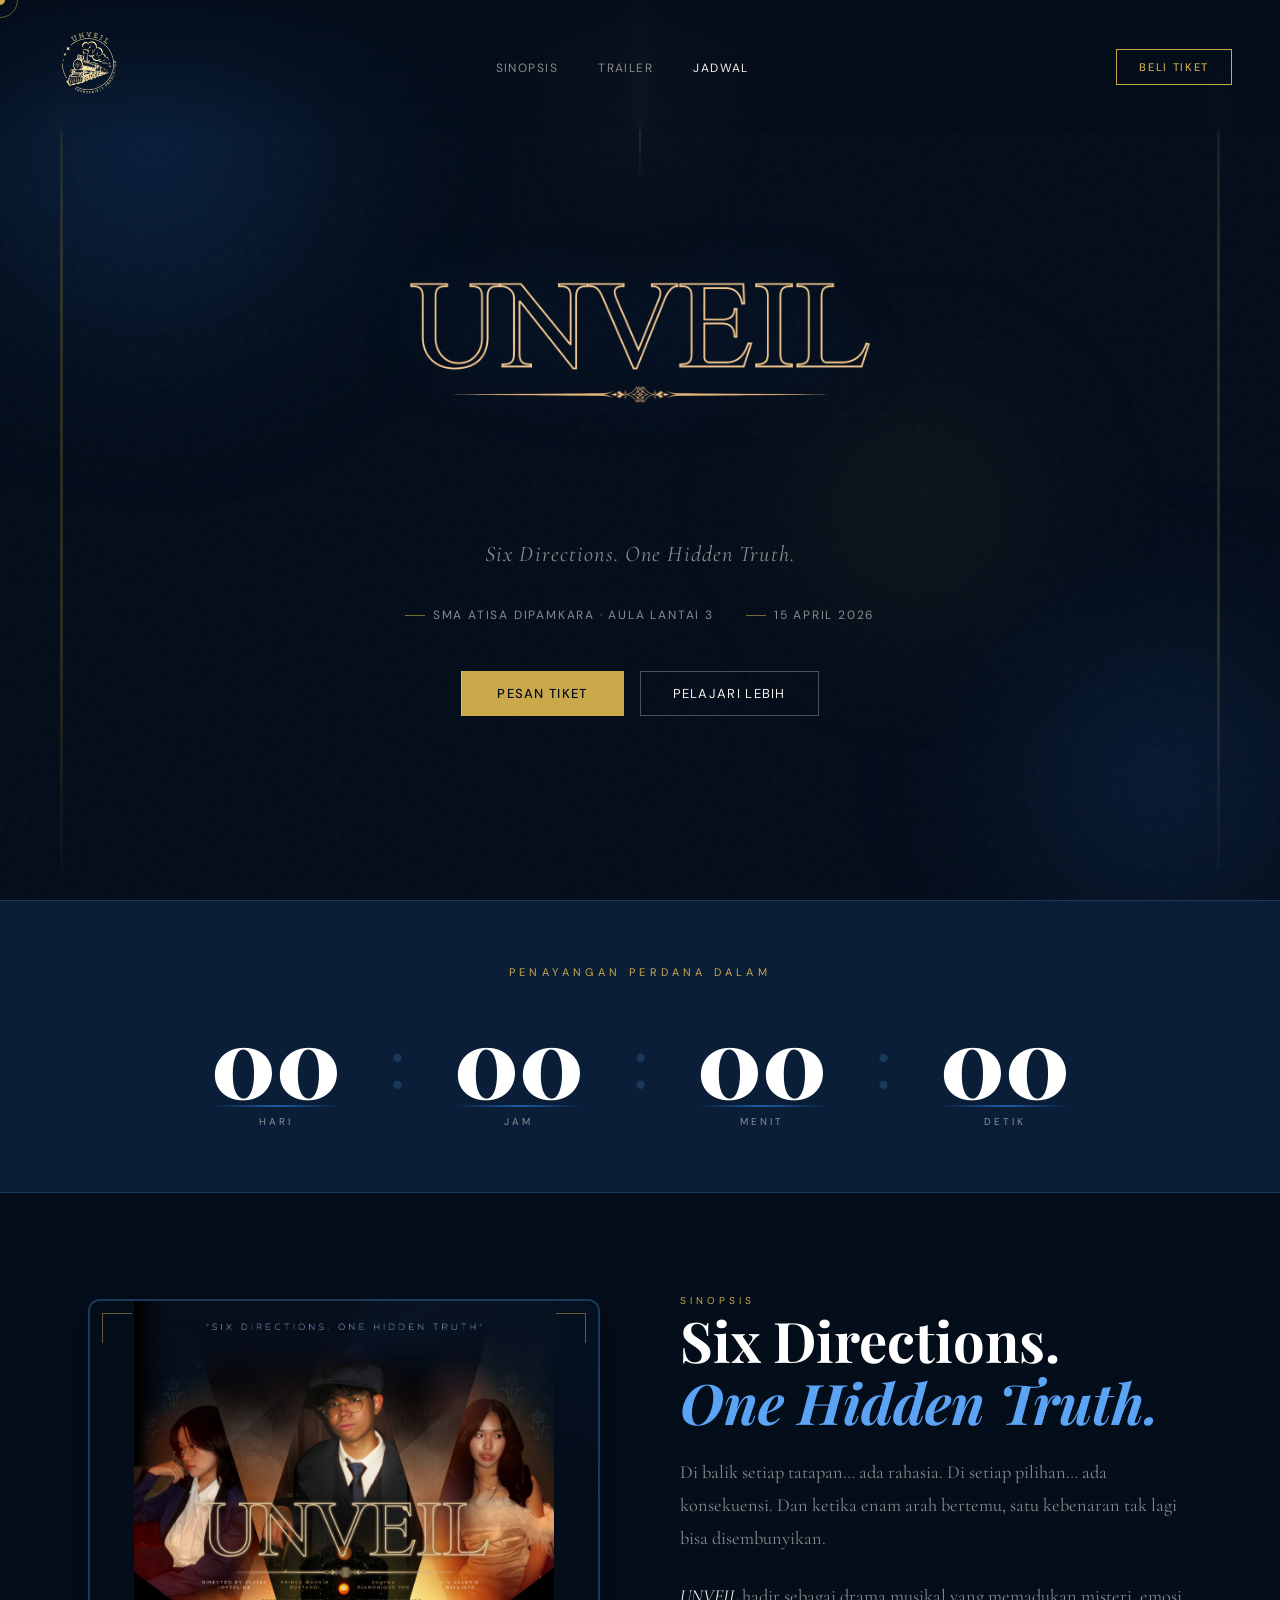
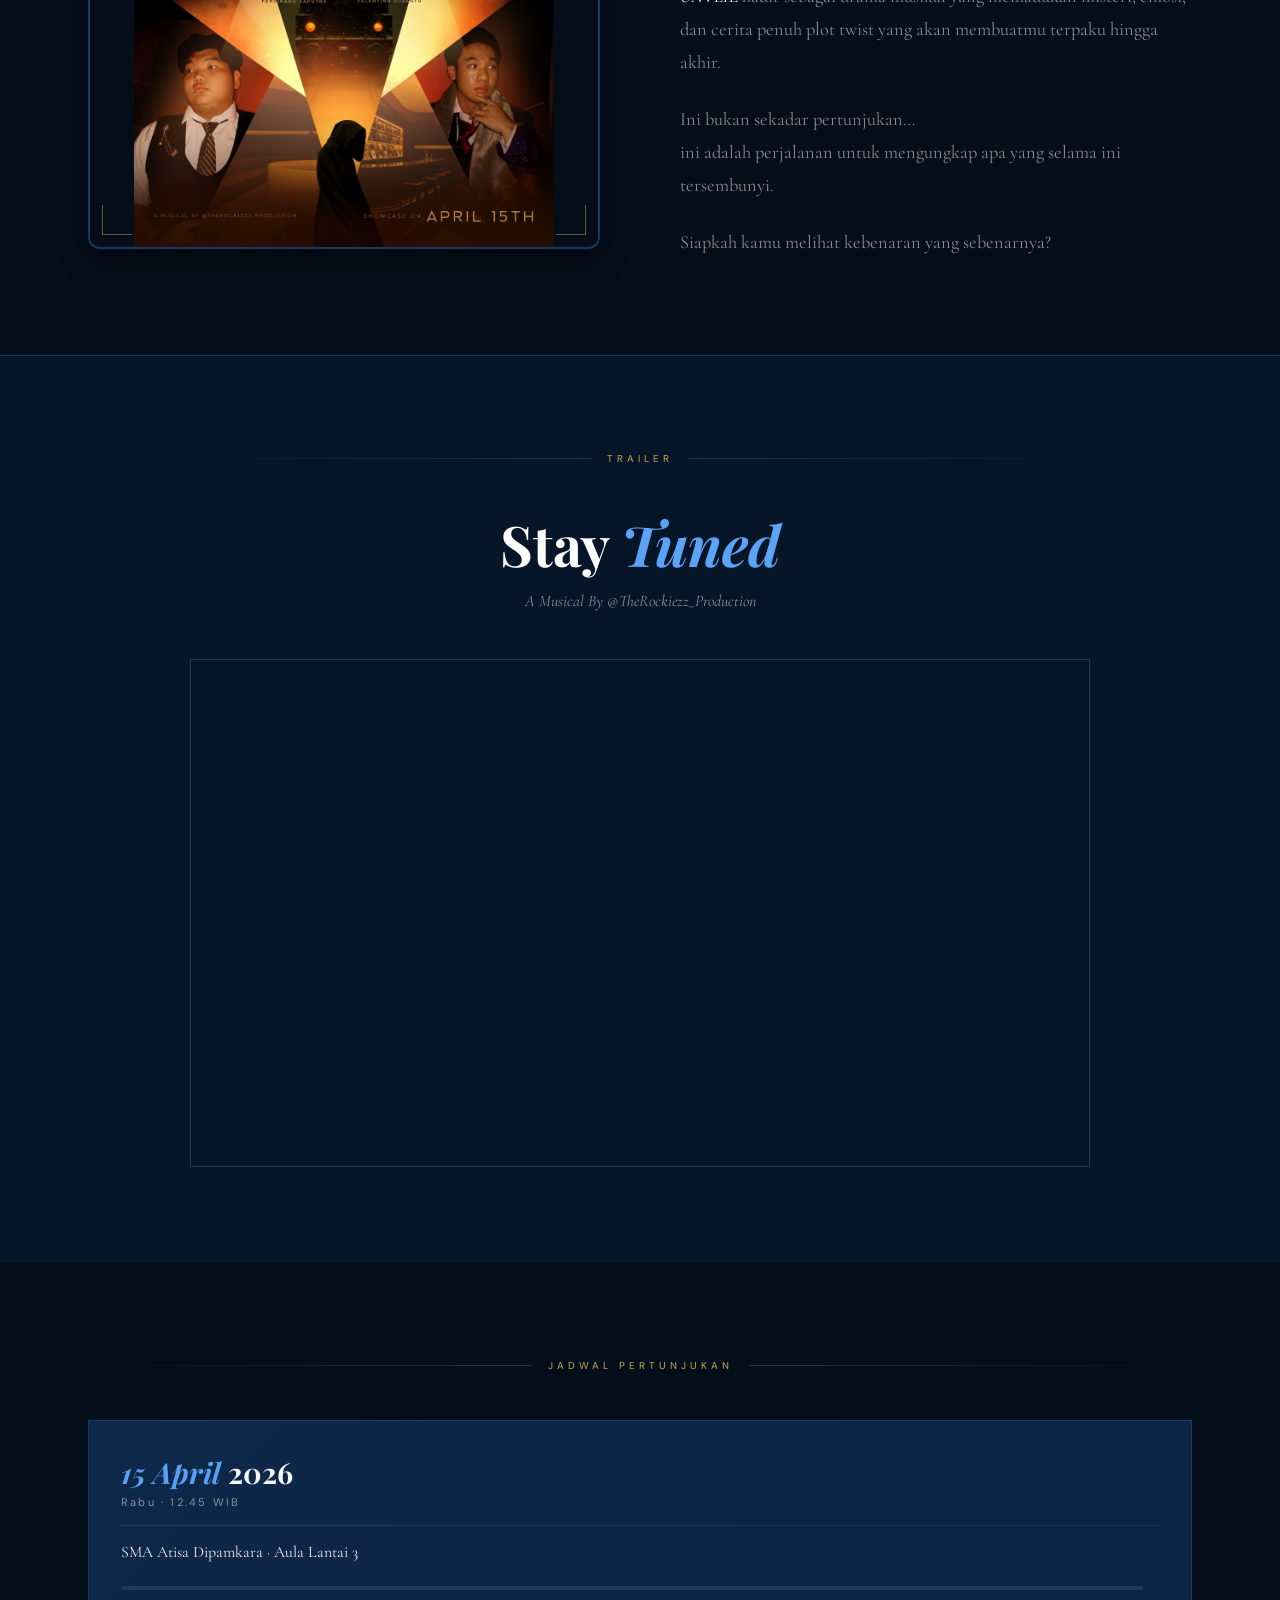
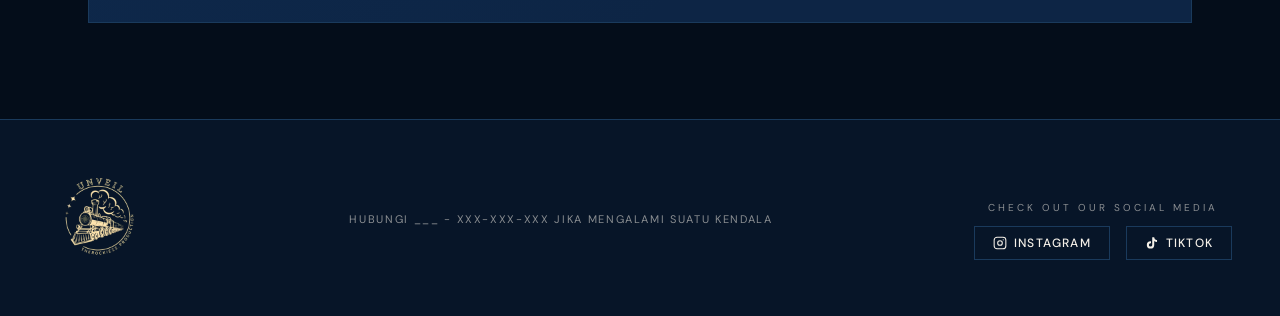
<file: index.html>
<!DOCTYPE html>
<html lang="id">
<head>
<meta charset="UTF-8">
<meta name="viewport" content="width=device-width, initial-scale=1.0">
<title>UNVEIL — Musical Drama</title>
<link rel="preconnect" href="https://fonts.googleapis.com">
<link rel="preconnect" href="https://fonts.gstatic.com" crossorigin>
<link href="https://fonts.googleapis.com/css2?family=Playfair+Display:ital,wght@0,400;0,700;0,900;1,400;1,700&family=Cormorant+Garamond:ital,wght@0,300;0,400;0,600;1,300;1,400&family=DM+Sans:wght@300;400;500&display=swap" rel="stylesheet">
 
<style>
  *, *::before, *::after { margin: 0; padding: 0; box-sizing: border-box; }
 
  :root {
    --navy: #040d1a;
    --navy-mid: #071528;
    --navy-surface: #0a1e38;
    --navy-card: #0d2545;
    --navy-border: #1a3a5c;
    --blue-accent: #1e5ca8;
    --blue-glow: #2e7de8;
    --blue-bright: #5ba3f5;
    --gold: #c9a94a;
    --gold-light: #e8cc7e;
    --cream: #f5f0e8;
    --white: #ffffff;
    --muted: rgba(245,240,232,0.55);
    --font-display: 'Playfair Display', serif;
    --font-body: 'Cormorant Garamond', serif;
    --font-ui: 'DM Sans', sans-serif;
  }
 
  html { scroll-behavior: smooth; }
 
  body {
    background: var(--navy);
    color: var(--cream);
    font-family: var(--font-body);
    min-height: 100vh;
    overflow-x: hidden;
    cursor: none;
  }
 
  /* Custom cursor */
  .cursor {
    position: fixed;
    width: 10px; height: 10px;
    background: var(--gold);
    border-radius: 50%;
    pointer-events: none;
    z-index: 9999;
    transform: translate(-50%, -50%);
    transition: transform 0.1s;
  }
  .cursor-ring {
    position: fixed;
    width: 36px; height: 36px;
    border: 1px solid rgba(201,169,74,0.5);
    border-radius: 50%;
    pointer-events: none;
    z-index: 9998;
    transform: translate(-50%, -50%);
    transition: all 0.18s ease;
  }
 
  /* ── NOISE TEXTURE OVERLAY ── */
  body::before {
    content: '';
    position: fixed; inset: 0;
    background-image: url("data:image/svg+xml,%3Csvg viewBox='0 0 200 200' xmlns='http://www.w3.org/2000/svg'%3E%3Cfilter id='n'%3E%3CfeTurbulence type='fractalNoise' baseFrequency='0.75' numOctaves='4' stitchTiles='stitch'/%3E%3C/filter%3E%3Crect width='100%25' height='100%25' filter='url(%23n)' opacity='0.04'/%3E%3C/svg%3E");
    pointer-events: none;
    z-index: 0;
    opacity: 0.6;
  }
 
  /* ── HERO SECTION ── */
  .hero {
    position: relative;
    min-height: 100vh;
    display: flex;
    flex-direction: column;
    align-items: center;
    justify-content: center;
    overflow: hidden;
    padding: 2rem;
  }
 
  /* Animated background orbs */
  .orb {
    position: absolute;
    border-radius: 50%;
    filter: blur(80px);
    pointer-events: none;
    animation: drift 12s ease-in-out infinite alternate;
  }
  .orb-1 {
    width: 500px; height: 500px;
    background: radial-gradient(circle, rgba(30,92,168,0.35) 0%, transparent 70%);
    top: -100px; left: -100px;
    animation-delay: 0s;
  }
  .orb-2 {
    width: 400px; height: 400px;
    background: radial-gradient(circle, rgba(46,125,232,0.2) 0%, transparent 70%);
    bottom: -80px; right: -80px;
    animation-delay: -4s;
  }
  .orb-3 {
    width: 300px; height: 300px;
    background: radial-gradient(circle, rgba(201,169,74,0.12) 0%, transparent 70%);
    top: 40%; left: 60%;
    animation-delay: -8s;
  }
 
  @keyframes drift {
    from { transform: translate(0, 0) scale(1); }
    to { transform: translate(30px, 40px) scale(1.08); }
  }
 
  /* Curtain lines */
  .curtain-left, .curtain-right {
    position: absolute;
    top: 0; bottom: 0;
    width: 3px;
    background: linear-gradient(to bottom, transparent, var(--gold) 30%, var(--gold) 70%, transparent);
    opacity: 0.2;
  }
  .curtain-left { left: 60px; }
  .curtain-right { right: 60px; }
 
  /* Spotlight top */
  .spotlight {
    position: absolute;
    top: 0; left: 50%;
    transform: translateX(-50%);
    width: 2px; height: 180px;
    background: linear-gradient(to bottom, var(--gold-light), transparent);
    opacity: 0.5;
  }
  .spotlight::before {
    content: '';
    position: absolute;
    top: 0; left: 50%;
    transform: translateX(-50%);
    width: 300px; height: 300px;
    background: radial-gradient(ellipse at top center, rgba(232,204,126,0.08) 0%, transparent 70%);
  }
 
  /* Hero content */
  .hero-eyebrow {
    font-family: var(--font-ui);
    font-size: 11px;
    font-weight: 300;
    letter-spacing: 0.35em;
    text-transform: uppercase;
    color: var(--gold);
    margin-bottom: 1.5rem;
    opacity: 0;
    animation: fadeUp 1s ease 0.3s forwards;
  }
 
  .hero-title {
    font-family: var(--font-display);
    font-size: clamp(5rem, 15vw, 11rem);
    font-weight: 900;
    line-height: 0.9;
    letter-spacing: -0.02em;
    color: var(--white);
    text-align: center;
    position: relative;
    opacity: 0;
    animation: fadeUp 1s ease 0.5s forwards;
  }
 
  .hero-title span.italic {
    font-style: italic;
    color: var(--blue-bright);
  }
 
  .title-stroke {
    -webkit-text-stroke: 1px var(--blue-accent);
    color: transparent;
    display: block;
  }
 
  .hero-sub {
    font-family: var(--font-body);
    font-style: italic;
    font-size: clamp(1rem, 2.5vw, 1.4rem);
    color: var(--muted);
    margin-top: 1.5rem;
    letter-spacing: 0.05em;
    text-align: center;
    max-width: 480px;
    opacity: 0;
    animation: fadeUp 1s ease 0.75s forwards;
  }
 
  .hero-meta {
    display: flex;
    gap: 2rem;
    margin-top: 2.5rem;
    font-family: var(--font-ui);
    font-size: 12px;
    letter-spacing: 0.15em;
    color: var(--muted);
    text-transform: uppercase;
    opacity: 0;
    animation: fadeUp 1s ease 1s forwards;
  }
 
  .hero-meta span {
    display: flex;
    align-items: center;
    gap: 8px;
  }
 
  .hero-meta span::before {
    content: '';
    width: 20px; height: 1px;
    background: var(--gold);
    opacity: 0.6;
  }
 
  .cta-group {
    display: flex;
    gap: 1rem;
    margin-top: 3rem;
    opacity: 0;
    animation: fadeUp 1s ease 1.2s forwards;
  }
 
  .btn-primary {
    font-family: var(--font-ui);
    font-size: 13px;
    font-weight: 500;
    letter-spacing: 0.1em;
    text-transform: uppercase;
    padding: 14px 36px;
    background: var(--gold);
    color: var(--navy);
    border: none;
    cursor: none;
    position: relative;
    overflow: hidden;
    transition: all 0.3s ease;
    text-decoration: none;
    display: inline-block;
  }
 
  .btn-primary::before {
    content: '';
    position: absolute;
    inset: 0;
    background: var(--gold-light);
    transform: translateX(-100%);
    transition: transform 0.4s ease;
  }
 
  .btn-primary:hover::before { transform: translateX(0); }
  .btn-primary:hover { color: var(--navy); }
  .btn-primary span { position: relative; z-index: 1; }
 
  .btn-secondary {
    font-family: var(--font-ui);
    font-size: 13px;
    font-weight: 400;
    letter-spacing: 0.1em;
    text-transform: uppercase;
    padding: 13px 32px;
    background: transparent;
    color: var(--cream);
    border: 1px solid rgba(245,240,232,0.3);
    cursor: none;
    transition: all 0.3s ease;
    text-decoration: none;
    display: inline-block;
  }
 
  .btn-secondary:hover {
    border-color: var(--blue-bright);
    color: var(--blue-bright);
  }
 
  /* Scroll indicator */
  .scroll-hint {
    position: absolute;
    bottom: 2.5rem;
    left: 50%;
    transform: translateX(-50%);
    display: flex;
    flex-direction: column;
    align-items: center;
    gap: 8px;
    opacity: 0;
    animation: fadeUp 1s ease 1.8s forwards;
    cursor: none;
  }
  .scroll-hint span {
    font-family: var(--font-ui);
    font-size: 10px;
    letter-spacing: 0.3em;
    text-transform: uppercase;
    color: var(--muted);
  }
  .scroll-line {
    width: 1px; height: 40px;
    background: linear-gradient(to bottom, var(--gold), transparent);
    animation: scrollPulse 2s ease-in-out infinite;
  }
  @keyframes scrollPulse {
    0%, 100% { opacity: 0.3; transform: scaleY(1); }
    50% { opacity: 1; transform: scaleY(1.15); }
  }
 
  /* ── NAVIGATION ── */
  nav {
    position: fixed;
    top: 0; left: 0; right: 0;
    z-index: 100;
    padding: 1.5rem 3rem;
    display: flex;
    align-items: center;
    justify-content: space-between;
    background: linear-gradient(to bottom, rgba(4,13,26,0.9), transparent);
    backdrop-filter: blur(8px);
  }
 
  .nav-logo {
    font-family: var(--font-display);
    font-size: 1.3rem;
    font-weight: 700;
    letter-spacing: 0.2em;
    color: var(--white);
    text-decoration: none;
  }
 
  .nav-logo em {
    color: var(--gold);
    font-style: italic;
  }
 
  .nav-logo img{
    height:80px;
    width:auto;
  }
 
  .nav-links {
    display: flex;
    gap: 2.5rem;
    list-style: none;
  }
 
  .nav-links a {
    font-family: var(--font-ui);
    font-size: 12px;
    font-weight: 400;
    letter-spacing: 0.12em;
    text-transform: uppercase;
    color: var(--muted);
    text-decoration: none;
    transition: color 0.2s;
    cursor: none;
    position: relative;
  }
 
  .nav-links a::after {
    content: '';
    position: absolue;
    bottom: -4px; left: 0; right: 0;
    height: 1px;
    background: var(--gold);
    transform: scaleX(0);
    transition: transform 0.3s ease;
  }
 
  .nav-links a:hover { color: var(--cream); }
  .nav-links a:hover::after { transform: scaleX(1); }
 
  .nav-ticket {
    font-family: var(--font-ui);
    font-size: 11px;
    font-weight: 500;
    letter-spacing: 0.15em;
    text-transform: uppercase;
    padding: 10px 22px;
    border: 1px solid var(--gold);
    color: var(--gold);
    text-decoration: none;
    cursor: none;
    transition: all 0.3s;
  }
 
  .nav-ticket:hover {
    background: var(--gold);
    color: var(--navy);
  }
 
  /* ── SECTION STYLES ── */
  section { position: relative; z-index: 1; }
 
  .section-divider {
    display: flex;
    align-items: center;
    gap: 1rem;
    margin-bottom: 3rem;
  }
 
  .section-divider::before, .section-divider::after {
    content: '';
    flex: 1;
    height: 1px;
    background: linear-gradient(to right, transparent, var(--navy-border));
  }
 
  .section-divider::after {
    background: linear-gradient(to left, transparent, var(--navy-border));
  }
 
  .section-tag {
    font-family: var(--font-ui);
    font-size: 10px;
    letter-spacing: 0.4em;
    text-transform: uppercase;
    color: var(--gold);
  }
 
  .section-title {
    font-family: var(--font-display);
    font-size: clamp(2rem, 5vw, 3.5rem);
    font-weight: 700;
    color: var(--white);
    line-height: 1.1;
    margin-bottom: 1rem;
  }
 
  .section-title em { font-style: italic; color: var(--blue-bright); }
 
  /* ── COUNTDOWN ── */
  .countdown-section {
    background: var(--navy-surface);
    border-top: 1px solid var(--navy-border);
    border-bottom: 1px solid var(--navy-border);
    padding: 4rem 3rem;
    text-align: center;
  }
 
  .countdown-label {
    font-family: var(--font-ui);
    font-size: 11px;
    letter-spacing: 0.4em;
    text-transform: uppercase;
    color: var(--gold);
    margin-bottom: 2rem;
  }
 
  .countdown-grid {
    display: flex;
    justify-content: center;
    gap: 3rem;
    flex-wrap: wrap;
  }
 
  .count-item {
    display: flex;
    flex-direction: column;
    align-items: center;
    gap: 0.5rem;
  }
 
  .count-num {
    font-family: var(--font-display);
    font-size: clamp(3rem, 8vw, 6rem);
    font-weight: 900;
    line-height: 1;
    color: var(--white);
    position: relative;
    min-width: 2ch;
    text-align: center;
  }
 
  .count-num::after {
    content: '';
    position: absolute;
    bottom: 0; left: 0; right: 0;
    height: 2px;
    background: linear-gradient(to right, transparent, var(--blue-accent), transparent);
  }
 
  .count-sep {
    font-family: var(--font-display);
    font-size: 4rem;
    font-weight: 300;
    color: var(--navy-border);
    margin-top: -1rem;
    align-self: center;
  }
 
  .count-label {
    font-family: var(--font-ui);
    font-size: 10px;
    letter-spacing: 0.3em;
    text-transform: uppercase;
    color: var(--muted);
  }
 
  /* ── ABOUT / SYNOPSIS ── */
  .about-section {
    padding: 6rem 3rem;
    max-width: 1200px;
    margin: 0 auto;
    display: grid;
    grid-template-columns: 1fr 1fr;
    gap: 5rem;
    align-items: center;
  }
 
  .about-visual {
    position: relative;
  }
 
  .poster-frame {
    width: 100%;
    max-width: 520px;
    height: 550px;
    margin: 0 auto;
    border-radius: 12px;
    overflow: hidden;
    box-shadow: 0 10px 30px rgba(0,0,0,0.4);
    border: 2px solid var(--navy-border);
    position: relative; /* supaya poster-inner bisa absolute di atasnya */
  }
 
  .poster-frame img {
    width: 100%;
    height: 100%;
    object-fit: contain;
    object-position: center;
    display: block;
    background: var(--navy);
  }
 
  .poster-inner {
    position: absolute;
    inset: 0;
    background: transparent; /* transparan biar foto keliatan */
    display: flex;
    align-items: center;
    justify-content: center;
    flex-direction: column;
    gap: 1rem;
    overflow: hidden;
  }
 
  .poster-inner::before {
    content: '';
    position: absolute;
    top: -50%; left: -50%;
    width: 200%; height: 200%;
    background: conic-gradient(from 0deg at 50% 30%, transparent 0deg, rgba(30,92,168,0.08) 60deg, transparent 120deg);
    animation: rotateBg 20s linear infinite;
  }
 
  @keyframes rotateBg {
    from { transform: rotate(0deg); }
    to { transform: rotate(360deg); }
  }
 
  .poster-title-art {
    font-family: var(--font-display);
    font-size: 3rem;
    font-weight: 900;
    font-style: italic;
    color: var(--white);
    position: relative;
    z-index: 1;
    text-align: center;
    letter-spacing: 0.05em;
  }
 
  .poster-subtitle-art {
    font-family: var(--font-ui);
    font-size: 10px;
    letter-spacing: 0.5em;
    text-transform: uppercase;
    color: var(--gold);
    position: relative;
    z-index: 1;
  }
 
  .poster-mask {
    position: absolute;
    bottom: 2rem;
    font-size: 4rem;
    filter: drop-shadow(0 0 20px rgba(46,125,232,0.4));
    z-index: 1;
  }
 
  .poster-corner {
    position: absolute;
    width: 30px; height: 30px;
    border-color: var(--gold);
    border-style: solid;
    opacity: 0.5;
  }
 
  .poster-corner.tl { top: 12px; left: 12px; border-width: 1px 0 0 1px; }
  .poster-corner.tr { top: 12px; right: 12px; border-width: 1px 1px 0 0; }
  .poster-corner.bl { bottom: 12px; left: 12px; border-width: 0 0 1px 1px; }
  .poster-corner.br { bottom: 12px; right: 12px; border-width: 0 1px 1px 0; }
 
  .poster-date-band {
    position: absolute;
    bottom: 0; left: 0; right: 0;
    background: var(--gold);
    padding: 8px;
    text-align: center;
    font-family: var(--font-ui);
    font-size: 8px;
    font-weight: 500;
    letter-spacing: 0.2em;
    color: var(--navy);
    text-transform: uppercase;
  }
 
  .about-content {
 
  .about-content .section-tag { display: block; margin-bottom: 1.5rem; }}
 
  .synopsis-text {
    font-family: var(--font-body);
    font-size: 1.15rem;
    line-height: 1.8;
    color: var(--muted);
    margin-top: 1.5rem;
  }
 
  .synopsis-text em { color: var(--cream); font-style: italic; }
 
  .about-stats {
    display: grid;
    grid-template-columns: repeat(3, 1fr);
    gap: 1.5rem;
    margin-top: 3rem;
    border-top: 1px solid var(--navy-border);
    padding-top: 2rem;
  }
 
  .stat-item { text-align: center; }
 
  .stat-num {
    font-family: var(--font-display);
    font-size: 2.2rem;
    font-weight: 700;
    color: var(--blue-bright);
    display: block;
  }
 
  .stat-desc {
    font-family: var(--font-ui);
    font-size: 11px;
    letter-spacing: 0.1em;
    text-transform: uppercase;
    color: var(--muted);
    margin-top: 4px;
  }
 
  /* ── CAST ── */
  .cast-section {
    background: var(--navy-surface);
    border-top: 1px solid var(--navy-border);
    padding: 6rem 3rem;
  }
 
  .cast-inner {
    max-width: 1200px;
    margin: 0 auto;
  }
 
  .cast-grid {
    display: grid;
    grid-template-columns: repeat(auto-fill, minmax(200px, 1fr));
    gap: 2rem;
    margin-top: 3rem;
  }
 
 
  .cast-photo {
    aspect-ratio: 3/4;
    background: var(--navy-card);
    border: 1px solid var(--navy-border);
    overflow: hidden;
    position: relative;
    transition: border-color 0.3s;
  }
 
  .cast-card:hover .cast-photo {
    border-color: var(--blue-accent);
  }
 
  .cast-photo-inner {
    width: 100%; height: 100%;
    display: flex;
    align-items: center;
    justify-content: center;
    font-size: 4rem;
    flex-direction: column;
    gap: 1rem;
    background: linear-gradient(180deg, var(--navy-card), var(--navy-mid));
    transition: transform 0.4s ease;
  }
 
  .cast-card:hover .cast-photo-inner { transform: scale(1.05); }
 
  .cast-overlay {
    position: absolute;
    inset: 0;
    background: linear-gradient(to top, rgba(7,21,40,0.9) 0%, transparent 60%);
    display: flex;
    align-items: flex-end;
    padding: 1.25rem;
  }
 
  .cast-info {
 
  .cast-name {
    font-family: var(--font-display);
    font-size: 1.1rem;
    font-weight: 700;
    color: var(--white);
    display: block;
  }}
 
  .cast-role {
    font-family: var(--font-body);
    font-style: italic;
    font-size: 0.85rem;
    color: var(--gold);
    margin-top: 2px;
  }
 
  .cast-hover-tag {
    position: absolute;
    top: 12px; right: 12px;
    background: var(--blue-accent);
    color: var(--white);
    font-family: var(--font-ui);
    font-size: 9px;
    letter-spacing: 0.2em;
    text-transform: uppercase;
    padding: 4px 10px;
    opacity: 0;
    transition: opacity 0.3s;
  }
 
  .cast-card:hover .cast-hover-tag { opacity: 1; }
 
  /* ── SONGS / SETLIST ── */
  .songs-section {
    padding: 6rem 3rem;
    max-width: 1200px;
    margin: 0 auto;
  }
 
  .songs-grid {
    display: grid;
    grid-template-columns: 1fr 1fr;
    gap: 1px;
    margin-top: 3rem;
    border: 1px solid var(--navy-border);
  }
 
  .song-item {
    padding: 1.5rem 2rem;
    border: 1px solid var(--navy-border);
    background: var(--navy-card);
    display: flex;
    align-items: center;
    gap: 1.5rem;
    cursor: none;
    transition: background 0.2s;
    position: relative;
    overflow: hidden;
  }
 
  .song-item::before {
    content: '';
    position: absolute;
    left: 0; top: 0; bottom: 0;
    width: 3px;
    background: var(--blue-accent);
    transform: scaleY(0);
    transform-origin: bottom;
    transition: transform 0.3s ease;
  }
 
  .song-item:hover { background: var(--navy-surface); }
  .song-item:hover::before { transform: scaleY(1); }
 
  .song-num {
    font-family: var(--font-display);
    font-size: 1.8rem;
    font-weight: 900;
    color: var(--navy-border);
    min-width: 2ch;
    transition: color 0.3s;
  }
 
  .song-item:hover .song-num { color: var(--blue-accent); }
 
  .song-details { flex: 1; }
 
  .song-title {
    font-family: var(--font-display);
    font-size: 1.05rem;
    font-weight: 700;
    color: var(--cream);
  }
 
  .song-desc {
    font-family: var(--font-body);
    font-style: italic;
    font-size: 0.85rem;
    color: var(--muted);
    margin-top: 3px;
  }
 
  .song-tag {
    font-family: var(--font-ui);
    font-size: 9px;
    letter-spacing: 0.2em;
    text-transform: uppercase;
    padding: 4px 10px;
    border: 1px solid var(--navy-border);
    color: var(--muted);
    white-space: nowrap;
    transition: all 0.2s;
  }
 
  .song-item:hover .song-tag {
    border-color: var(--blue-accent);
    color: var(--blue-bright);
  }
 
  .song-tag.highlight {
    border-color: var(--gold);
    color: var(--gold);
  }
 
  /* ── TRAILER ── */
  .trailer-section {
    background: var(--navy-mid);
    border-top: 1px solid var(--navy-border);
    padding: 6rem 3rem;
    text-align: center;
  }
 
  .trailer-inner { max-width: 900px; margin: 0 auto; }
 
  .trailer-frame {
    aspect-ratio: 16/9;
    background: var(--navy-card);
    border: 1px solid var(--navy-border);
    margin-top: 3rem;
    cursor: none;
  }
 
  .trailer-bg {
    position: absolute;
    inset: 0;
    background: linear-gradient(135deg, var(--navy-card), var(--navy));
    display: flex;
    align-items: center;
    justify-content: center;
    transition: opacity 0.3s;
  }
 
  .trailer-frame:hover .trailer-bg { opacity: 0.7; }
 
  .play-btn {
    width: 80px; height: 80px;
    border: 2px solid var(--gold);
    border-radius: 50%;
    display: flex;
    align-items: center;
    justify-content: center;
    transition: all 0.3s;
    position: relative;
    z-index: 2;
  }
 
  .trailer-frame:hover .play-btn {
    background: var(--gold);
    transform: scale(1.1);
  }
 
  .play-icon {
    width: 0;
    height: 0;
    border-left: 24px solid var(--gold);
    border-top: 14px solid transparent;
    border-bottom: 14px solid transparent;
    margin-left: 6px;
    transition: border-color 0.3s;
  }
 
  .trailer-frame:hover .play-icon { border-left-color: var(--navy); }
 
  .trailer-label {
    position: absolute;
    bottom: 1.5rem; right: 1.5rem;
    font-family: var(--font-ui);
    font-size: 10px;
    letter-spacing: 0.3em;
    text-transform: uppercase;
    color: var(--muted);
  }
 
  .scan-lines {
    position: absolute;
    inset: 0;
    background: repeating-linear-gradient(
      to bottom,
      transparent 0px,
      transparent 3px,
      rgba(0,0,0,0.08) 3px,
      rgba(0,0,0,0.08) 4px
    );
    pointer-events: none;
  }
 
  /* ── SCHEDULE / TIKET ── */
  .tickets-section {
    padding: 6rem 3rem;
    max-width: 1200px;
    margin: 0 auto;
  }
 
  .schedule-grid {
    display: grid;
    grid-template-columns: 1fr 1fr;
    gap: 2rem;
    margin-top: 3rem;
  }
 
  .show-card {
    background: var(--navy-card);
    border: 1px solid var(--navy-border);
    padding: 2rem;
    position: relative;
    overflow: hidden;
    transition: border-color 0.3s;
    cursor: none;
  }
 
  .show-card::before {
    content: '';
    position: absolute;
    inset: 0;
    background: linear-gradient(135deg, rgba(30,92,168,0.06) 0%, transparent 60%);
  }
 
  .show-card:hover { border-color: var(--blue-accent); }
 
  .show-card.featured {
    border-color: var(--gold);
  }
 
  .show-card.featured::after {
    content: 'PERDANA';
    position: absolute;
    top: 1rem; right: 1rem;
    background: var(--gold);
    color: var(--navy);
    font-family: var(--font-ui);
    font-size: 9px;
    font-weight: 500;
    letter-spacing: 0.25em;
    padding: 4px 10px;
  }
 
  .show-date {
    font-family: var(--font-display);
    font-size: 1.8rem;
    font-weight: 700;
    color: var(--white);
  }
 
  .show-date em { font-style: italic; color: var(--blue-bright); }
 
  .show-time {
    font-family: var(--font-ui);
    font-size: 11px;
    letter-spacing: 0.2em;
    color: var(--muted);
    margin-top: 4px;
  }
 
  .show-venue {
    font-family: var(--font-body);
    font-size: 1rem;
    color: var(--cream);
    margin-top: 1rem;
    padding-top: 1rem;
    border-top: 1px solid var(--navy-border);
  }
 
  .show-seats {
    display: flex;
    align-items: center;
    justify-content: space-between;
    margin-top: 1.5rem;
  }
 
  .seats-bar {
    flex: 1;
    height: 4px;
    background: var(--navy-border);
    border-radius: 2px;
    overflow: hidden;
    margin-right: 1rem;
  }
 
  .seats-fill {
    height: 100%;
    background: linear-gradient(to right, var(--blue-accent), var(--blue-bright));
    border-radius: 2px;
    transition: width 1.5s ease;
  }
 
  .seats-label {
    font-family: var(--font-ui);
    font-size: 10px;
    letter-spacing: 0.1em;
    color: var(--muted);
    white-space: nowrap;
  }
 
  .ticket-btn {
    display: block;
    text-align: center;
    font-family: var(--font-ui);
    font-size: 12px;
    font-weight: 500;
    letter-spacing: 0.15em;
    text-transform: uppercase;
    padding: 12px;
    margin-top: 1.5rem;
    background: transparent;
    border: 1px solid var(--blue-accent);
    color: var(--blue-bright);
    text-decoration: none;
    cursor: none;
    transition: all 0.3s;
  }
 
  .ticket-btn:hover {
    background: var(--blue-accent);
    color: var(--white);
  }
 
  .show-card.featured .ticket-btn {
    border-color: var(--gold);
    color: var(--gold);
  }
 
  .show-card.featured .ticket-btn:hover {
    background: var(--gold);
    color: var(--navy);
  }
 
  /* ── NEWSLETTER ── */
  .newsletter-section {
    background: var(--navy-surface);
    border-top: 1px solid var(--navy-border);
    padding: 5rem 3rem;
    text-align: center;
  }
 
  .newsletter-inner {
    max-width: 500px;
    margin: 0 auto;
  }
 
  .newsletter-title {
    font-family: var(--font-display);
    font-size: 2rem;
    font-weight: 700;
    font-style: italic;
    color: var(--white);
    margin-top: 1.5rem;
    margin-bottom: 0.5rem;
  }
 
  .newsletter-sub {
    font-family: var(--font-body);
    font-style: italic;
    font-size: 1rem;
    color: var(--muted);
    margin-bottom: 2rem;
  }
 
  .email-form {
    display: flex;
    gap: 0;
    max-width: 440px;
    margin: 0 auto;
  }
 
  .email-input {
    flex: 1;
    background: var(--navy-card);
    border: 1px solid var(--navy-border);
    border-right: none;
    padding: 14px 18px;
    font-family: var(--font-ui);
    font-size: 13px;
    color: var(--cream);
    outline: none;
    transition: border-color 0.2s;
  }
 
  .email-input::placeholder { color: var(--muted); }
  .email-input:focus { border-color: var(--blue-accent); }
 
  .email-submit {
    background: var(--blue-accent);
    border: 1px solid var(--blue-accent);
    color: var(--white);
    font-family: var(--font-ui);
    font-size: 12px;
    font-weight: 500;
    letter-spacing: 0.1em;
    text-transform: uppercase;
    padding: 14px 24px;
    cursor: none;
    transition: background 0.2s;
    white-space: nowrap;
  }
 
  .email-submit:hover { background: var(--blue-glow); border-color: var(--blue-glow); }
 
  /* ── FOOTER ── */
  footer {
    background: var(--navy-mid);
    border-top: 1px solid var(--navy-border);
    padding: 3rem;
    display: flex;
    align-items: center;
    justify-content: space-between;
    flex-wrap: wrap;
    gap: 1rem;
  }
 
  .footer-brand {
    font-family: var(--font-display);
    font-size: 1.5rem;
    font-weight: 900;
    font-style: italic;
    color: var(--white);
    letter-spacing: 0.05em;
  }
 
  .footer-links {
    display: flex;
    gap: 2rem;
    list-style: none;
  }
 
  .footer-links a {
    font-family: var(--font-ui);
    font-size: 11px;
    letter-spacing: 0.15em;
    text-transform: uppercase;
    color: var(--muted);
    text-decoration: none;
    cursor: none;
    transition: color 0.2s;
  }
 
  .footer-links a:hover { color: var(--cream); }
 
  .footer-socials {
    display: flex;
    gap: 1rem;
  }
 
  .social-btn {
    width: 36px; height: 36px;
    border: 1px solid var(--navy-border);
    display: flex;
    align-items: center;
    justify-content: center;
    cursor: none;
    transition: all 0.2s;
    text-decoration: none;
    color: var(--muted);
    font-family: var(--font-ui);
    font-size: 11px;
    font-weight: 500;
  }
 
  .social-btn:hover {
    border-color: var(--gold);
    color: var(--gold);
  }
  
 
 
  @keyframes fadeUp {
    from { opacity: 0; transform: translateY(24px); }
    to { opacity: 1; transform: translateY(0); }
  }
 
  /* ── MOBILE RESPONSIVE ── */
  @media (max-width: 768px) {
 
    /* Cursor: sembunyiin di HP */
    body { cursor: auto; }
    .cursor, .cursor-ring { display: none; }
    .btn-primary, .btn-secondary, .nav-ticket,
    .nav-links a, .footer-links a, .ticket-btn,
    .email-submit, .show-card, .trailer-frame { cursor: pointer; }
 
    /* Nav */
    nav { padding: 1rem 1.2rem; }
    .nav-links { display: none; }
    .nav-logo img { height: 52px; }
    .nav-ticket { font-size: 10px; padding: 8px 14px; }
 
    /* Curtain lines */
    .curtain-left { left: 16px; }
    .curtain-right { right: 16px; }
 
    /* ── FIX 1: Hero — kasih napas lebih ── */
    .hero { padding: 7rem 1.5rem 4rem; min-height: 100svh; }
    .hero-sub { font-size: 1rem; margin-top: 1.2rem; }
    .hero-meta {
      flex-direction: column;
      align-items: center;
      gap: 0.5rem;
      margin-top: 2rem;
      font-size: 10px;
      letter-spacing: 0.1em;
    }
    .hero-meta span::before { width: 12px; }
    .cta-group {
      flex-direction: column;
      width: 100%;
      max-width: 300px;
      margin-top: 2.5rem;
    }
    .btn-primary, .btn-secondary {
      text-align: center;
      width: 100%;
      padding: 15px 20px;
    }
 
    /* ── FIX 2: Countdown — semua 4 item 1 baris ── */
    .countdown-section { padding: 3rem 1rem; }
    .countdown-grid {
      display: flex;
      flex-wrap: nowrap;         /* paksa 1 baris */
      justify-content: center;
      gap: 0.5rem;
    }
    .count-sep { display: flex; font-size: 2rem; margin-top: 0; }
    .count-num { font-size: clamp(1.6rem, 7vw, 2.8rem); min-width: unset; }
    .count-label { font-size: 8px; letter-spacing: 0.15em; }
    .count-item { gap: 0.3rem; }
 
    /* Synopsis / About */
    .about-section {
      grid-template-columns: 1fr;
      gap: 2.5rem;
      padding: 3.5rem 1.5rem;
      overflow: visible;
    }
 
    /* ── FIX 3: Poster — ga kepotong samping ── */
    .about-visual { overflow: visible; }
    .poster-frame {
      width: 100%;
      max-width: 100%;
      height: auto;
      overflow: visible;  /* jangan potong sisi */
    }
    .poster-frame img {
      position: static;
      width: 100%;
      height: auto;
      object-fit: unset;
      display: block;
      background: transparent;
      border-radius: 12px;      /* border-radius di img langsung */
    }
    .poster-inner {
      position: absolute;
      inset: 0;
      overflow: hidden;
      border-radius: 12px;
    }
    .poster-date-band { font-size: 9px; letter-spacing: 0.1em; padding: 6px; }
 
    /* About content text */
    .section-title { font-size: clamp(1.5rem, 6vw, 2.2rem); word-break: break-word; }
    .synopsis-text { font-size: 1rem; }
    .about-stats { grid-template-columns: repeat(3, 1fr); gap: 1rem; }
 
    /* Cast */
    .cast-section { padding: 3.5rem 1.5rem; }
    .cast-grid { grid-template-columns: 1fr 1fr; gap: 12px; padding: 0; margin-top: 2rem; }
    .cast-card { width: 100%; }
    .cast-name { font-size: 13px; }
    .cast-role { font-size: 11px; }
 
    /* Trailer */
    .trailer-section { padding: 3.5rem 1.5rem; }
 
    /* Jadwal */
    .tickets-section { padding: 3.5rem 1.5rem; }
    .schedule-grid { grid-template-columns: 1fr; gap: 1rem; margin-top: 2rem; }
    .show-date { font-size: 1.4rem; }
 
    /* Songs */
    .songs-section { padding: 3.5rem 1.5rem; }
    .songs-grid { grid-template-columns: 1fr; }
 
    /* Newsletter */
    .newsletter-section { padding: 3.5rem 1.5rem; }
    .email-form { flex-direction: column; }
    .email-input { border-right: 1px solid var(--navy-border); border-bottom: none; }
    .email-submit { width: 100%; }
 
    /* ── FIX 4: Footer — logo & teks sejajar ── */
    footer {
      flex-direction: row;        /* tetap row */
      align-items: center;
      flex-wrap: wrap;
      padding: 1.8rem 1.5rem;
      gap: 1rem;
    }
    footer img { width: 60px; flex-shrink: 0; }
    .footer-links {
      flex: 1;
      flex-wrap: wrap;
      gap: 0.5rem;
    }
    .footer-links a { font-size: 10px; letter-spacing: 0.08em; }
  }
 
.cast-photo img {
  width: 100%;
  height: 300px;
  object-fit: cover;
  display: block;
}
 
@media (max-width: 768px) {
  .cast-photo img {
    height: auto;
    object-fit: contain;
  }
}
 
.cast-photo {
  width: 100%;
  overflow :hidden;
  border-radius: 12px;
}
 
@media (max-width: 768px) {
  .cast-grid {
    grid-template-columns: 1fr 1fr; /* jadi 2 kolom */
    gap: 12px;
    padding: 10px;
  }
 
  .cast-card {
    width: 100%;
  }
 
  .cast-photo img {
    height: 180px; /* kecilin gambar */
  }
 
  .cast-name {
    font-size: 14px;
  }
 
  .cast-role {
    font-size: 12px;
  }
}
 
</style>
</head>
<body>
 
<div class="cursor" id="cursor"></div>
<div class="cursor-ring" id="cursorRing"></div>
 
<!-- NAV -->
<nav>
  <a href="#" class="nav-logo">
    <img src="img/LOGOCUY.png">
    
  </a>
  <ul class="nav-links">
    <li><a href="#synopsis">Sinopsis</a></li>
    <li><a href="#trailer">Trailer</a></li>
    <li><a href="#jadwal">Jadwal</a></li>
  </ul>
  <a href="ticket.html" class="nav-ticket">Beli Tiket</a>
</nav>
 
<!-- HERO -->
<section class="hero">
  <div class="orb orb-1"></div>
  <div class="orb orb-2"></div>
  <div class="orb orb-3"></div>
  <div class="curtain-left"></div>
  <div class="curtain-right"></div>
  <div class="spotlight"></div>
 
 
  <div class="hero-logo" style="
    opacity: 0;
    animation: fadeUp 1s ease 0.5s forwards;
    margin-bottom: 0.5rem;
  ">
    <img
      src="img/Unveil.png"
      alt="UNVEIL"
      style="
        width: clamp(300px, 45vw, 600px);
        height: auto;
        object-fit: contain;
        display: block;
        margin: 0 auto;
        filter: drop-shadow(0 0 32px rgba(46,125,232,0.35));
      "
    >
  </div>
 
  <p class="hero-sub">Six Directions. One Hidden Truth.</p>
 
  <div class="hero-meta">
    <span>SMA Atisa Dipamkara · Aula Lantai 3 </span>
    <span>15 April 2026</span>
    
  </div>
 
  <div class="cta-group">
    <a href="ticket.html" class="btn-primary"><span>Pesan Tiket</span></a>
    <a href="#synopsis" class="btn-secondary">Pelajari Lebih</a>
  </div>
 
  <div class="scroll-hint" onclick="document.getElementById('countdown').scrollIntoView({behavior:'smooth'})">
    
    
  </div>
</section>
 
<!-- COUNTDOWN -->
<div class="countdown-section" id="countdown">
  <p class="countdown-label">Penayangan Perdana Dalam</p>
  <div class="countdown-grid">
    <div class="count-item">
      <div class="count-num" id="cd-days">42</div>
      <div class="count-label">Hari</div>
    </div>
    <div class="count-sep">:</div>
    <div class="count-item">
      <div class="count-num" id="cd-hours">08</div>
      <div class="count-label">Jam</div>
    </div>
    <div class="count-sep">:</div>
    <div class="count-item">
      <div class="count-num" id="cd-mins">35</div>
      <div class="count-label">Menit</div>
    </div>
    <div class="count-sep">:</div>
    <div class="count-item">
      <div class="count-num" id="cd-secs">00</div>
      <div class="count-label">Detik</div>
    </div>
  </div>
</div>
 
<!-- SYNOPSIS -->
<section id="synopsis">
  <div class="about-section">
    <div class="about-visual">
      <div class="poster-frame">
        <img src="img/unveilposter.jfif">
        <div class="poster-inner">
          <div class="poster-corner tl"></div>
          <div class="poster-corner tr"></div>
          <div class="poster-corner bl"></div>
          <div class="poster-corner br"></div>
        </div>
      </div>
    </div>
 
    <div class="about-content">
      <span class="section-tag">Sinopsis</span>
      <h2 class="section-title">Six Directions.<br><em>One Hidden Truth.</em></h2>
 
      <p class="synopsis-text">
        Di balik setiap tatapan… ada rahasia. Di setiap pilihan… ada konsekuensi. Dan ketika enam arah bertemu, satu kebenaran tak lagi bisa disembunyikan. 
      </p>
      <p class="synopsis-text"><em>UNVEIL</em> hadir sebagai drama musikal yang memadukan misteri, emosi, dan cerita penuh plot twist yang akan membuatmu terpaku hingga akhir.</p>
      <p class="synopsis-text">
        Ini bukan sekadar pertunjukan…<br>ini adalah perjalanan untuk mengungkap apa yang selama ini tersembunyi.</p> 
       <p class="synopsis-text">Siapkah kamu melihat kebenaran yang sebenarnya?</p>

      </p>
 
      
 
      
      </div>
    </div>
  </div>
</section>
 
 
 
 
 
<!-- TRAILER -->
<section id="trailer" class="trailer-section">
  <div class="trailer-inner">
    <div class="section-divider"><span class="section-tag">Trailer</span></div>
    <h2 class="section-title">Stay <em>Tuned</em></h2>
    <p style="font-family: var(--font-body); font-style:italic; color: var(--muted); margin-top:0.5rem;">A Musical By @TheRockiezz_Production</p>

    <div style="position:relative; padding-bottom:56.25%; height:0; overflow:hidden; margin-top:3rem; border:1px solid var(--navy-border);">
      <iframe
        src="https://www.youtube.com/embed/cPOEm7e8DKc"
        title="UNVEIL OFFICIAL TRAILER MUSICAL"
        frameborder="0"
        allow="accelerometer; autoplay; clipboard-write; encrypted-media; gyroscope; picture-in-picture; web-share"
        referrerpolicy="strict-origin-when-cross-origin"
        allowfullscreen
        style="position:absolute; top:0; left:0; width:100%; height:100%; border:none;">
      </iframe>
    </div>
  </div>
</section>
 
 
 
 
<!-- TICKETS -->
<section id="jadwal" class="tickets-section">
  <div class="section-divider"><span class="section-tag">Jadwal Pertunjukan</span></div>
 
  <div class="schedule-grid"></div>
    <div class="show-card">
      <div class="show-date"><em>15 April</em> 2026</div>
      <div class="show-time">Rabu · 12.45 WIB</div>
      <div class="show-venue">SMA Atisa Dipamkara · Aula Lantai 3</div>
      <div class="show-seats">
        <div class="seats-bar"><div class="seats-fill" style="width: 0%"></div></div>
      
        
</section>
 
<!-- FOOTER -->
<footer>
  <img src="img/LOGOCUY.png"width="100">
  
    
  <ul class="footer-links">
    <li><a>Hubungi ___ - xxx-xxx-xxx jika mengalami suatu kendala</a></li>
  </ul>
 
  <div style="
    margin-top: 1.5rem;
    display: flex;
    flex-direction: column;
    align-items: center;
    gap: 0.75rem;
  ">
    <p style="
      font-family: var(--font-ui);
      font-size: 10px;
      letter-spacing: 0.3em;
      text-transform: uppercase;
      color: var(--muted);
    ">Check Out Our Social Media</p>
 
    <div style="display: flex; gap: 1rem; align-items: center;">
 
      <!-- INSTAGRAM — ganti href dengan link IG kamu -->
      <a href="https://www.instagram.com/unveil_musical/" target="_blank" rel="noopener" style="
        display: flex; align-items: center; gap: 7px;
        font-family: var(--font-ui); font-size: 12px; font-weight: 500;
        letter-spacing: 0.1em; text-transform: uppercase;
        color: var(--cream);
        text-decoration: none;
        padding: 8px 18px;
        border: 1px solid var(--navy-border);
        transition: all 0.2s;
      "
      onmouseover="this.style.borderColor='var(--gold)';this.style.color='var(--gold)'"
      onmouseout="this.style.borderColor='var(--navy-border)';this.style.color='var(--cream)'">
        <svg width="14" height="14" viewBox="0 0 24 24" fill="none" stroke="currentColor" stroke-width="1.8" stroke-linecap="round" stroke-linejoin="round">
          <rect x="2" y="2" width="20" height="20" rx="5" ry="5"/><circle cx="12" cy="12" r="4"/><circle cx="17.5" cy="6.5" r="1" fill="currentColor" stroke="none"/>
        </svg>
        Instagram
      </a>
 
      <!-- TIKTOK — ganti href dengan link TikTok kamu -->
      <a href="https://www.tiktok.com/@unveil_musical?_r=1&_t=ZS-95CYYizUPmn" target="_blank" rel="noopener" style="
        display: flex; align-items: center; gap: 7px;
        font-family: var(--font-ui); font-size: 12px; font-weight: 500;
        letter-spacing: 0.1em; text-transform: uppercase;
        color: var(--cream);
        text-decoration: none;
        padding: 8px 18px;
        border: 1px solid var(--navy-border);
        transition: all 0.2s;
      "
      onmouseover="this.style.borderColor='var(--gold)';this.style.color='var(--gold)'"
      onmouseout="this.style.borderColor='var(--navy-border)';this.style.color='var(--cream)'">
        <svg width="14" height="14" viewBox="0 0 24 24" fill="currentColor">
          <path d="M19.59 6.69a4.83 4.83 0 01-3.77-4.25V2h-3.45v13.67a2.89 2.89 0 01-2.88 2.5 2.89 2.89 0 01-2.89-2.89 2.89 2.89 0 012.89-2.89c.28 0 .54.04.79.1V9.01a6.33 6.33 0 00-.79-.05 6.34 6.34 0 00-6.34 6.34 6.34 6.34 0 006.34 6.34 6.34 6.34 0 006.33-6.34V8.69a8.18 8.18 0 004.78 1.52V6.76a4.85 4.85 0 01-1.01-.07z"/>
        </svg>
        TikTok
      </a>
 
    </div>
  </div>
 
</footer>
 
 
 
<script>
  // Custom cursor
  const cursor = document.getElementById('cursor');
  const ring = document.getElementById('cursorRing');
  let mx = 0, my = 0, rx = 0, ry = 0;
  document.addEventListener('mousemove', e => { mx = e.clientX; my = e.clientY; });
 
  function animCursor() {
    cursor.style.left = mx + 'px';
    cursor.style.top = my + 'px';
    rx += (mx - rx) * 0.12;
    ry += (my - ry) * 0.12;
    ring.style.left = rx + 'px';
    ring.style.top = ry + 'px';
    requestAnimationFrame(animCursor);
  }
  animCursor();
 
  document.querySelectorAll('a, button, .cast-card, .song-item, .show-card, .trailer-frame').forEach(el => {
    el.addEventListener('mouseenter', () => {
      cursor.style.transform = 'translate(-50%,-50%) scale(1.8)';
      ring.style.transform = 'translate(-50%,-50%) scale(1.4)';
      ring.style.borderColor = 'rgba(201,169,74,0.8)';
    });
    el.addEventListener('mouseleave', () => {
      cursor.style.transform = 'translate(-50%,-50%) scale(1)';
      ring.style.transform = 'translate(-50%,-50%) scale(1)';
      ring.style.borderColor = 'rgba(201,169,74,0.5)';
    });
  });
 
  // Countdown to May 3, 2025
  function updateCountdown() {
    const target = new Date('2026-04-15T12:00:00+07:00').getTime();
    const now = Date.now();
    const diff = Math.max(0, target - now);
    const d = Math.floor(diff / 86400000);
    const h = Math.floor((diff % 86400000) / 3600000);
    const m = Math.floor((diff % 3600000) / 60000);
    const s = Math.floor((diff % 60000) / 1000);
    document.getElementById('cd-days').textContent = String(d).padStart(2,'0');
    document.getElementById('cd-hours').textContent = String(h).padStart(2,'0');
    document.getElementById('cd-mins').textContent = String(m).padStart(2,'0');
    document.getElementById('cd-secs').textContent = String(s).padStart(2,'0');
  }
  updateCountdown();
  setInterval(updateCountdown, 1000);
 
  // Smooth nav highlight
  const sections = document.querySelectorAll('section[id]');
  const navLinks = document.querySelectorAll('.nav-links a');
  const observer = new IntersectionObserver(entries => {
    entries.forEach(entry => {
      if (entry.isIntersecting) {
        navLinks.forEach(a => {
          a.style.color = a.getAttribute('href') === '#' + entry.target.id
            ? 'var(--cream)' : '';
        });
      }
    });
  }, { threshold: 0.4 });
  sections.forEach(s => observer.observe(s));
 
  // Animate seats bars on scroll
  const seatsObserver = new IntersectionObserver(entries => {
    entries.forEach(e => {
      if (e.isIntersecting) e.target.style.width = e.target.dataset.w;
    });
  }, { threshold: 0.5 });
 
  document.querySelectorAll('.seats-fill').forEach(el => {
    el.dataset.w = el.style.width;
    el.style.width = '0';
    seatsObserver.observe(el);
  });
 
 
</script>
</body>
</html>
</file>
